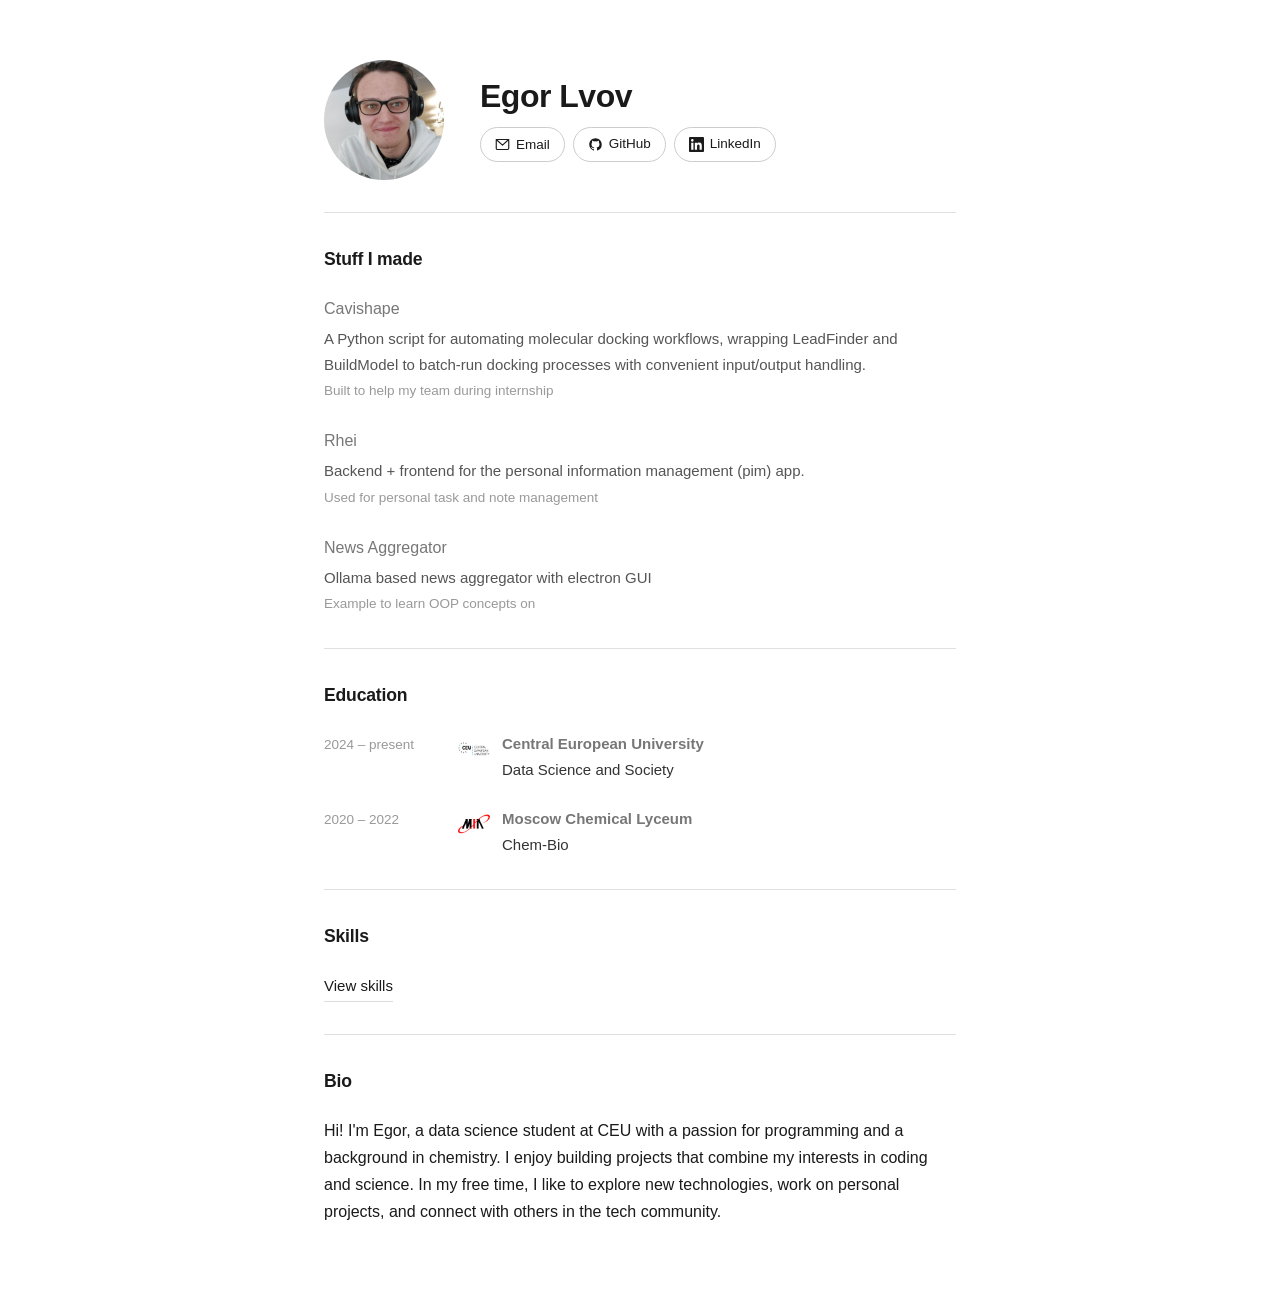
<file: index.html>
<!DOCTYPE html>
<html lang="en">
<head>
  <meta charset="UTF-8" />
  <meta name="viewport" content="width=device-width, initial-scale=1.0" />
  <title>Egor Lvov</title>
  <link rel="stylesheet" href="styles.css" />
</head>
<body>

  <!-- ── Header ── -->
  <div class="header">
    <div class="photo-wrap">
      <img src="assets/photo.jpg" alt="Egor Lvov" />
    </div>
    <div class="header-text">
      <h1>Egor Lvov</h1>
      <div class="contact-links">
        <button class="email-btn" onclick="document.getElementById('email-reveal').classList.toggle('visible')">
          <svg viewBox="0 0 24 24" fill="none" stroke="currentColor" stroke-width="1.8" stroke-linecap="round" stroke-linejoin="round">
            <rect x="2" y="4" width="20" height="16" rx="2"/>
            <polyline points="2,4 12,13 22,4"/>
          </svg>
          Email
        </button>
        <span id="email-reveal" class="email-reveal">skviby@gmail.com</span>
        <a href="https://github.com/GreenCurve" target="_blank" rel="noopener">
          <svg viewBox="0 0 24 24" fill="currentColor">
            <path d="M12 2C6.477 2 2 6.484 2 12.017c0 4.425 2.865 8.18 6.839 9.504.5.092.682-.217.682-.483
              0-.237-.008-.868-.013-1.703-2.782.605-3.369-1.343-3.369-1.343-.454-1.158-1.11-1.466-1.11-1.466
              -.908-.62.069-.608.069-.608 1.003.07 1.531 1.032 1.531 1.032.892 1.53 2.341 1.088 2.91.832
              .092-.647.35-1.088.636-1.338-2.22-.253-4.555-1.113-4.555-4.951 0-1.093.39-1.988 1.029-2.688
              -.103-.253-.446-1.272.098-2.65 0 0 .84-.27 2.75 1.026A9.564 9.564 0 0 1 12 6.844a9.59 9.59 0
              0 1 2.504.337c1.909-1.296 2.747-1.027 2.747-1.027.546 1.379.202 2.398.1 2.651.64.7 1.028
              1.595 1.028 2.688 0 3.848-2.339 4.695-4.566 4.943.359.309.678.92.678 1.855 0 1.338-.012
              2.419-.012 2.747 0 .268.18.58.688.482A10.019 10.019 0 0 0 22 12.017C22 6.484 17.522 2 12 2z"/>
          </svg>
          GitHub
        </a>
        <a href="https://www.linkedin.com/in/egor-lvov-a84650332/" target="_blank" rel="noopener">
          <svg viewBox="0 0 24 24" fill="currentColor">
            <path d="M20.447 20.452h-3.554v-5.569c0-1.328-.027-3.037-1.852-3.037-1.853
              0-2.136 1.445-2.136 2.939v5.667H9.351V9h3.414v1.561h.046c.477-.9
              1.637-1.85 3.37-1.85 3.601 0 4.267 2.37 4.267 5.455v6.286zM5.337
              7.433a2.062 2.062 0 0 1-2.063-2.065 2.064 2.064 0 1 1 2.063
              2.065zm1.782 13.019H3.555V9h3.564v11.452zM22.225 0H1.771C.792 0
              0 .774 0 1.729v20.542C0 23.227.792 24 1.771 24h20.451C23.2
              24 24 23.227 24 22.271V1.729C24 .774 23.2 0 22.222 0h.003z"/>
          </svg>
          LinkedIn
        </a>
      </div>
    </div>
  </div>

  <hr />

  <!-- ── Stuff I Made ── -->
  <section>
    <h2>Stuff I made</h2>

    <div class="project">
      <h3><a href="https://github.com/GreenCurve/Cavishape" target="_blank" rel="noopener">Cavishape</a></h3>
      <p>A Python script for automating molecular docking workflows, wrapping LeadFinder and BuildModel to batch-run docking processes with convenient input/output handling.</p>
      <p class="project-purpose">Built to help my team during internship</p>
    </div>

    <div class="project">
      <h3><a href="https://github.com/GreenCurve/Rhei" target="_blank" rel="noopener">Rhei</a></h3>
      <p>Backend + frontend for the personal information management (pim) app.</p>
      <p class="project-purpose">Used for personal task and note management</p>   
    </div>

    <div class="project">
      <h3><a href="https://github.com/GreenCurve/OOP-project" target="_blank" rel="noopener">News Aggregator</a></h3>
      <p>Ollama based news aggregator with electron GUI </p>
      <p class="project-purpose">Example to learn OOP concepts on</p>
    </div>

  </section>

  <hr />

  <!-- ── Education ── -->
  <section>
    <h2>Education</h2>

    <div class="edu-entry">
      <div class="edu-year">2024 – present</div>
      <div class="edu-body">
        <div class="edu-title-row">
          <img src="assets/CEU.png" alt="CEU" class="edu-logo" />
          <div>
            <strong><a href="https://www.ceu.edu/" target="_blank" rel="noopener">Central European University</a></strong><br />
            Data Science and Society
          </div>
        </div>
      </div>
    </div>

    <div class="edu-entry">
      <div class="edu-year">2020 – 2022</div>
      <div class="edu-body">
        <div class="edu-title-row">
          <img src="assets/MCL.png" alt="MCL" class="edu-logo" />
          <div>
            <strong><a href="http://www.1303.ru/index.php" target="_blank" rel="noopener">Moscow Chemical Lyceum</a></strong><br />
            Chem-Bio
          </div>
        </div>
      </div>
    </div>

  </section>

  <hr />

  <!-- ── Skills ── -->
  <section>
    <h2>Skills</h2>
    <a href="skills.html" class="skills-link">
      View skills
    </a>
  </section>
  
  <hr />

  <!-- ── Bio ── -->
  <section>
    <h2>Bio</h2>
    <p>Hi! I'm Egor, a data science student at CEU with a passion for programming and a background in chemistry. I enjoy building projects that combine my interests in coding and science. In my free time, I like to explore new technologies, work on personal projects, and connect with others in the tech community.</p>
  </section>

</body>
</html>
</file>
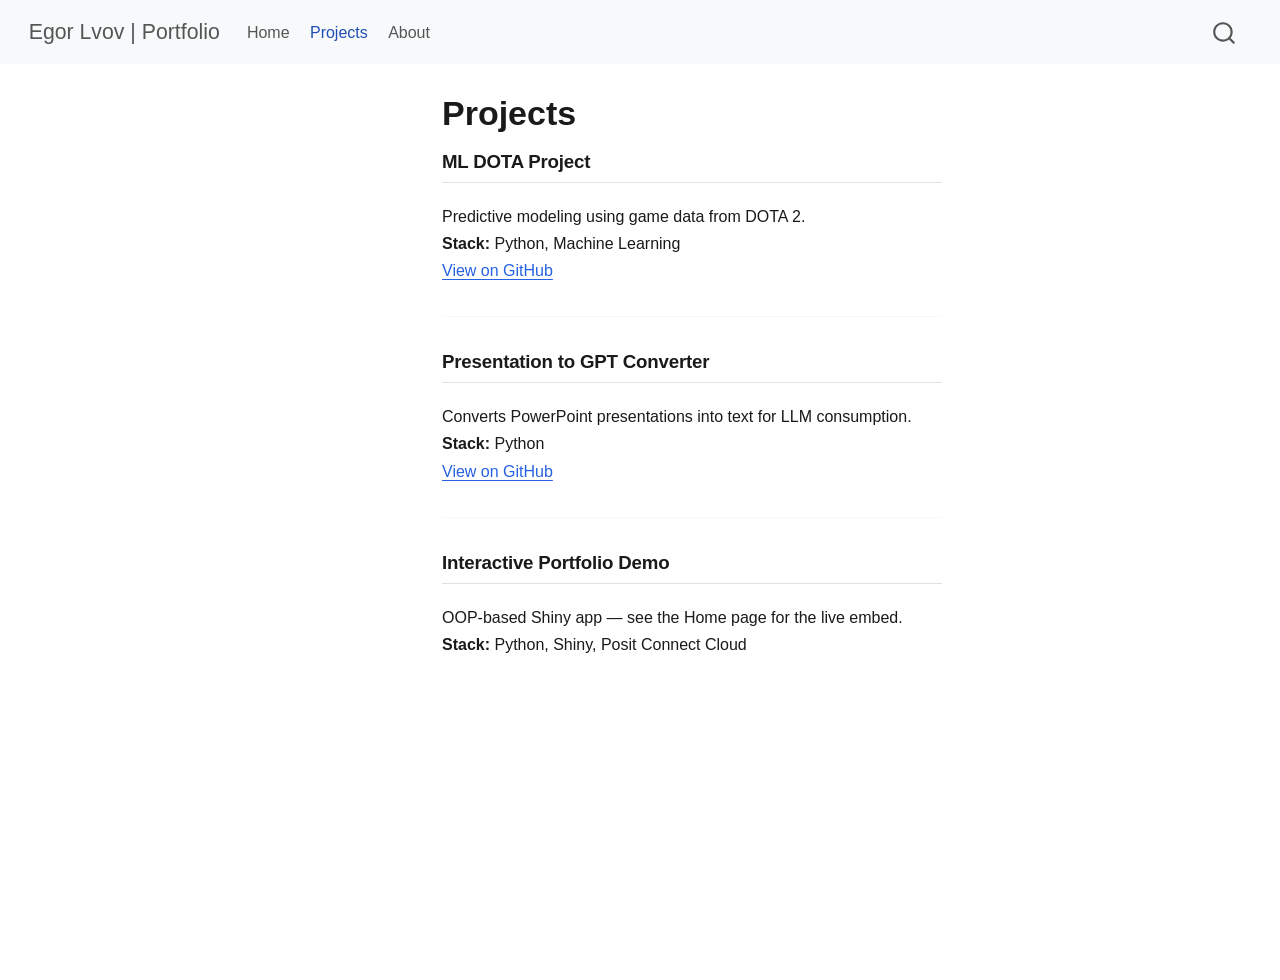
<file: projects/index.html>
<!DOCTYPE html>
<html xmlns="http://www.w3.org/1999/xhtml" lang="en" xml:lang="en"><head>

<meta charset="utf-8">
<meta name="generator" content="quarto-1.9.37">

<meta name="viewport" content="width=device-width, initial-scale=1.0, user-scalable=yes">


<title>Projects – Egor Lvov | Portfolio</title>
<style>
/* Default styles provided by pandoc.
** See https://pandoc.org/MANUAL.html#variables-for-html for config info.
*/
code{white-space: pre-wrap;}
span.smallcaps{font-variant: small-caps;}
div.columns{display: flex; gap: min(4vw, 1.5em);}
div.column{flex: auto; overflow-x: auto;}
div.hanging-indent{margin-left: 1.5em; text-indent: -1.5em;}
ul.task-list{list-style: none;}
ul.task-list li input[type="checkbox"] {
  width: 0.8em;
  margin: 0 0.8em 0.2em -1em; /* quarto-specific, see https://github.com/quarto-dev/quarto-cli/issues/4556 */ 
  vertical-align: middle;
}
</style>


<script src="../site_libs/quarto-nav/quarto-nav.js"></script>
<script src="../site_libs/quarto-nav/headroom.min.js"></script>
<script src="../site_libs/clipboard/clipboard.min.js"></script>
<script src="../site_libs/quarto-search/autocomplete.umd.js"></script>
<script src="../site_libs/quarto-search/fuse.min.js"></script>
<script src="../site_libs/quarto-search/quarto-search.js"></script>
<meta name="quarto:offset" content="../">
<script src="../site_libs/quarto-html/quarto.js" type="module"></script>
<script src="../site_libs/quarto-html/tabsets/tabsets.js" type="module"></script>
<script src="../site_libs/quarto-html/popper.min.js"></script>
<script src="../site_libs/quarto-html/tippy.umd.min.js"></script>
<script src="../site_libs/quarto-html/anchor.min.js"></script>
<link href="../site_libs/quarto-html/tippy.css" rel="stylesheet">
<link href="../site_libs/quarto-html/quarto-syntax-highlighting-7f8f88aac4f3542376d5c11b86a4c14d.css" rel="stylesheet" id="quarto-text-highlighting-styles">
<script src="../site_libs/bootstrap/bootstrap.min.js"></script>
<link href="../site_libs/bootstrap/bootstrap-icons.css" rel="stylesheet">
<link href="../site_libs/bootstrap/bootstrap-4897d45d2f75ed4f519693be625836c5.min.css" rel="stylesheet" append-hash="true" id="quarto-bootstrap" data-mode="light">
<script id="quarto-search-options" type="application/json">{
  "location": "navbar",
  "copy-button": false,
  "collapse-after": 3,
  "panel-placement": "end",
  "type": "overlay",
  "limit": 50,
  "keyboard-shortcut": [
    "f",
    "/",
    "s"
  ],
  "show-item-context": false,
  "language": {
    "search-no-results-text": "No results",
    "search-matching-documents-text": "matching documents",
    "search-copy-link-title": "Copy link to search",
    "search-hide-matches-text": "Hide additional matches",
    "search-more-match-text": "more match in this document",
    "search-more-matches-text": "more matches in this document",
    "search-clear-button-title": "Clear",
    "search-text-placeholder": "",
    "search-detached-cancel-button-title": "Cancel",
    "search-submit-button-title": "Submit",
    "search-label": "Search"
  }
}</script>


<link rel="stylesheet" href="../styles.css">
</head>

<body class="nav-fixed fullcontent quarto-light">

<div id="quarto-search-results"></div>
  <header id="quarto-header" class="headroom fixed-top">
    <nav class="navbar navbar-expand-lg " data-bs-theme="dark">
      <div class="navbar-container container-fluid">
      <div class="navbar-brand-container mx-auto">
    <a class="navbar-brand" href="../index.html">
    <span class="navbar-title">Egor Lvov | Portfolio</span>
    </a>
  </div>
            <div id="quarto-search" class="" title="Search"></div>
          <button class="navbar-toggler" type="button" data-bs-toggle="collapse" data-bs-target="#navbarCollapse" aria-controls="navbarCollapse" role="menu" aria-expanded="false" aria-label="Toggle navigation" onclick="if (window.quartoToggleHeadroom) { window.quartoToggleHeadroom(); }">
  <span class="navbar-toggler-icon"></span>
</button>
          <div class="collapse navbar-collapse" id="navbarCollapse">
            <ul class="navbar-nav navbar-nav-scroll me-auto">
  <li class="nav-item">
    <a class="nav-link" href="../index.qmd"> 
<span class="menu-text">Home</span></a>
  </li>  
  <li class="nav-item">
    <a class="nav-link active" href="../projects/index.html" aria-current="page"> 
<span class="menu-text">Projects</span></a>
  </li>  
  <li class="nav-item">
    <a class="nav-link" href="../about.html"> 
<span class="menu-text">About</span></a>
  </li>  
</ul>
          </div> <!-- /navcollapse -->
            <div class="quarto-navbar-tools">
</div>
      </div> <!-- /container-fluid -->
    </nav>
</header>
<!-- content -->
<div id="quarto-content" class="quarto-container page-columns page-rows-contents page-layout-article page-navbar">
<!-- sidebar -->
<!-- margin-sidebar -->
    
<!-- main -->
<main class="content" id="quarto-document-content">

<header id="title-block-header" class="quarto-title-block default">
<div class="quarto-title">
<h1 class="title">Projects</h1>
</div>



<div class="quarto-title-meta">

    
  
    
  </div>
  


</header>


<section id="ml-dota-project" class="level2">
<h2 class="anchored" data-anchor-id="ml-dota-project">ML DOTA Project</h2>
<p>Predictive modeling using game data from DOTA 2.<br>
<strong>Stack:</strong> Python, Machine Learning<br>
<a href="https://github.com/GreenCurve/ML_DOTA_PRJ">View on GitHub</a></p>
<hr>
</section>
<section id="presentation-to-gpt-converter" class="level2">
<h2 class="anchored" data-anchor-id="presentation-to-gpt-converter">Presentation to GPT Converter</h2>
<p>Converts PowerPoint presentations into text for LLM consumption.<br>
<strong>Stack:</strong> Python<br>
<a href="https://github.com/GreenCurve/Presentation-conversion-for-the-GPT">View on GitHub</a></p>
<hr>
</section>
<section id="interactive-portfolio-demo" class="level2">
<h2 class="anchored" data-anchor-id="interactive-portfolio-demo">Interactive Portfolio Demo</h2>
<p>OOP-based Shiny app — see the Home page for the live embed.<br>
<strong>Stack:</strong> Python, Shiny, Posit Connect Cloud</p>


</section>

</main> <!-- /main -->
<script id="quarto-html-after-body" type="application/javascript">
  window.document.addEventListener("DOMContentLoaded", function (event) {
    const icon = "";
    const anchorJS = new window.AnchorJS();
    anchorJS.options = {
      placement: 'right',
      icon: icon
    };
    anchorJS.add('.anchored');
    const isCodeAnnotation = (el) => {
      for (const clz of el.classList) {
        if (clz.startsWith('code-annotation-')) {                     
          return true;
        }
      }
      return false;
    }
    const onCopySuccess = function(e) {
      // button target
      const button = e.trigger;
      // don't keep focus
      button.blur();
      // flash "checked"
      button.classList.add('code-copy-button-checked');
      var currentTitle = button.getAttribute("title");
      button.setAttribute("title", "Copied!");
      let tooltip;
      if (window.bootstrap) {
        button.setAttribute("data-bs-toggle", "tooltip");
        button.setAttribute("data-bs-placement", "left");
        button.setAttribute("data-bs-title", "Copied!");
        tooltip = new bootstrap.Tooltip(button, 
          { trigger: "manual", 
            customClass: "code-copy-button-tooltip",
            offset: [0, -8]});
        tooltip.show();    
      }
      setTimeout(function() {
        if (tooltip) {
          tooltip.hide();
          button.removeAttribute("data-bs-title");
          button.removeAttribute("data-bs-toggle");
          button.removeAttribute("data-bs-placement");
        }
        button.setAttribute("title", currentTitle);
        button.classList.remove('code-copy-button-checked');
      }, 1000);
      // clear code selection
      e.clearSelection();
    }
    const getTextToCopy = function(trigger) {
      const outerScaffold = trigger.parentElement.cloneNode(true);
      const codeEl = outerScaffold.querySelector('code');
      for (const childEl of codeEl.children) {
        if (isCodeAnnotation(childEl)) {
          childEl.remove();
        }
      }
      return codeEl.innerText;
    }
    const clipboard = new window.ClipboardJS('.code-copy-button:not([data-in-quarto-modal])', {
      text: getTextToCopy
    });
    clipboard.on('success', onCopySuccess);
    if (window.document.getElementById('quarto-embedded-source-code-modal')) {
      const clipboardModal = new window.ClipboardJS('.code-copy-button[data-in-quarto-modal]', {
        text: getTextToCopy,
        container: window.document.getElementById('quarto-embedded-source-code-modal')
      });
      clipboardModal.on('success', onCopySuccess);
    }
      var localhostRegex = new RegExp(/^(?:http|https):\/\/localhost\:?[0-9]*\//);
      var mailtoRegex = new RegExp(/^mailto:/);
        var filterRegex = new RegExp("https:\/\/GreenCurve\.github\.io\/portfolio\/");
      var isInternal = (href) => {
          return filterRegex.test(href) || localhostRegex.test(href) || mailtoRegex.test(href);
      }
      // Inspect non-navigation links and adorn them if external
     var links = window.document.querySelectorAll('a[href]:not(.nav-link):not(.navbar-brand):not(.toc-action):not(.sidebar-link):not(.sidebar-item-toggle):not(.pagination-link):not(.no-external):not([aria-hidden]):not(.dropdown-item):not(.quarto-navigation-tool):not(.about-link)');
      for (var i=0; i<links.length; i++) {
        const link = links[i];
        if (!isInternal(link.href)) {
          // undo the damage that might have been done by quarto-nav.js in the case of
          // links that we want to consider external
          if (link.dataset.originalHref !== undefined) {
            link.href = link.dataset.originalHref;
          }
        }
      }
    function tippyHover(el, contentFn, onTriggerFn, onUntriggerFn) {
      const config = {
        allowHTML: true,
        maxWidth: 500,
        delay: 100,
        arrow: false,
        appendTo: function(el) {
            return el.parentElement;
        },
        interactive: true,
        interactiveBorder: 10,
        theme: 'quarto',
        placement: 'bottom-start',
      };
      if (contentFn) {
        config.content = contentFn;
      }
      if (onTriggerFn) {
        config.onTrigger = onTriggerFn;
      }
      if (onUntriggerFn) {
        config.onUntrigger = onUntriggerFn;
      }
      window.tippy(el, config); 
    }
    const noterefs = window.document.querySelectorAll('a[role="doc-noteref"]');
    for (var i=0; i<noterefs.length; i++) {
      const ref = noterefs[i];
      tippyHover(ref, function() {
        // use id or data attribute instead here
        let href = ref.getAttribute('data-footnote-href') || ref.getAttribute('href');
        try { href = new URL(href).hash; } catch {}
        const id = href.replace(/^#\/?/, "");
        const note = window.document.getElementById(id);
        if (note) {
          return note.innerHTML;
        } else {
          return "";
        }
      });
    }
    const xrefs = window.document.querySelectorAll('a.quarto-xref');
    const processXRef = (id, note) => {
      // Strip column container classes
      const stripColumnClz = (el) => {
        el.classList.remove("page-full", "page-columns");
        if (el.children) {
          for (const child of el.children) {
            stripColumnClz(child);
          }
        }
      }
      stripColumnClz(note)
      if (id === null || id.startsWith('sec-')) {
        // Special case sections, only their first couple elements
        const container = document.createElement("div");
        if (note.children && note.children.length > 2) {
          container.appendChild(note.children[0].cloneNode(true));
          for (let i = 1; i < note.children.length; i++) {
            const child = note.children[i];
            if (child.tagName === "P" && child.innerText === "") {
              continue;
            } else {
              container.appendChild(child.cloneNode(true));
              break;
            }
          }
          if (window.Quarto?.typesetMath) {
            window.Quarto.typesetMath(container);
          }
          return container.innerHTML
        } else {
          if (window.Quarto?.typesetMath) {
            window.Quarto.typesetMath(note);
          }
          return note.innerHTML;
        }
      } else {
        // Remove any anchor links if they are present
        const anchorLink = note.querySelector('a.anchorjs-link');
        if (anchorLink) {
          anchorLink.remove();
        }
        if (window.Quarto?.typesetMath) {
          window.Quarto.typesetMath(note);
        }
        if (note.classList.contains("callout")) {
          return note.outerHTML;
        } else {
          return note.innerHTML;
        }
      }
    }
    for (var i=0; i<xrefs.length; i++) {
      const xref = xrefs[i];
      tippyHover(xref, undefined, function(instance) {
        instance.disable();
        let url = xref.getAttribute('href');
        let hash = undefined; 
        if (url.startsWith('#')) {
          hash = url;
        } else {
          try { hash = new URL(url).hash; } catch {}
        }
        if (hash) {
          const id = hash.replace(/^#\/?/, "");
          const note = window.document.getElementById(id);
          if (note !== null) {
            try {
              const html = processXRef(id, note.cloneNode(true));
              instance.setContent(html);
            } finally {
              instance.enable();
              instance.show();
            }
          } else {
            // See if we can fetch this
            fetch(url.split('#')[0])
            .then(res => res.text())
            .then(html => {
              const parser = new DOMParser();
              const htmlDoc = parser.parseFromString(html, "text/html");
              const note = htmlDoc.getElementById(id);
              if (note !== null) {
                const html = processXRef(id, note);
                instance.setContent(html);
              } 
            }).finally(() => {
              instance.enable();
              instance.show();
            });
          }
        } else {
          // See if we can fetch a full url (with no hash to target)
          // This is a special case and we should probably do some content thinning / targeting
          fetch(url)
          .then(res => res.text())
          .then(html => {
            const parser = new DOMParser();
            const htmlDoc = parser.parseFromString(html, "text/html");
            const note = htmlDoc.querySelector('main.content');
            if (note !== null) {
              // This should only happen for chapter cross references
              // (since there is no id in the URL)
              // remove the first header
              if (note.children.length > 0 && note.children[0].tagName === "HEADER") {
                note.children[0].remove();
              }
              const html = processXRef(null, note);
              instance.setContent(html);
            } 
          }).finally(() => {
            instance.enable();
            instance.show();
          });
        }
      }, function(instance) {
      });
    }
        let selectedAnnoteEl;
        const selectorForAnnotation = ( cell, annotation) => {
          let cellAttr = 'data-code-cell="' + cell + '"';
          let lineAttr = 'data-code-annotation="' +  annotation + '"';
          const selector = 'span[' + cellAttr + '][' + lineAttr + ']';
          return selector;
        }
        const selectCodeLines = (annoteEl) => {
          const doc = window.document;
          const targetCell = annoteEl.getAttribute("data-target-cell");
          const targetAnnotation = annoteEl.getAttribute("data-target-annotation");
          const annoteSpan = window.document.querySelector(selectorForAnnotation(targetCell, targetAnnotation));
          const lines = annoteSpan.getAttribute("data-code-lines").split(",");
          const lineIds = lines.map((line) => {
            return targetCell + "-" + line;
          })
          let top = null;
          let height = null;
          let parent = null;
          if (lineIds.length > 0) {
              //compute the position of the single el (top and bottom and make a div)
              const el = window.document.getElementById(lineIds[0]);
              top = el.offsetTop;
              height = el.offsetHeight;
              parent = el.parentElement.parentElement;
            if (lineIds.length > 1) {
              const lastEl = window.document.getElementById(lineIds[lineIds.length - 1]);
              const bottom = lastEl.offsetTop + lastEl.offsetHeight;
              height = bottom - top;
            }
            if (top !== null && height !== null && parent !== null) {
              // cook up a div (if necessary) and position it 
              let div = window.document.getElementById("code-annotation-line-highlight");
              if (div === null) {
                div = window.document.createElement("div");
                div.setAttribute("id", "code-annotation-line-highlight");
                div.style.position = 'absolute';
                parent.appendChild(div);
              }
              div.style.top = top - 2 + "px";
              div.style.height = height + 4 + "px";
              div.style.left = 0;
              let gutterDiv = window.document.getElementById("code-annotation-line-highlight-gutter");
              if (gutterDiv === null) {
                gutterDiv = window.document.createElement("div");
                gutterDiv.setAttribute("id", "code-annotation-line-highlight-gutter");
                gutterDiv.style.position = 'absolute';
                const codeCell = window.document.getElementById(targetCell);
                const gutter = codeCell.querySelector('.code-annotation-gutter');
                gutter.appendChild(gutterDiv);
              }
              gutterDiv.style.top = top - 2 + "px";
              gutterDiv.style.height = height + 4 + "px";
            }
            selectedAnnoteEl = annoteEl;
          }
        };
        const unselectCodeLines = () => {
          const elementsIds = ["code-annotation-line-highlight", "code-annotation-line-highlight-gutter"];
          elementsIds.forEach((elId) => {
            const div = window.document.getElementById(elId);
            if (div) {
              div.remove();
            }
          });
          selectedAnnoteEl = undefined;
        };
          // Handle positioning of the toggle
      window.addEventListener(
        "resize",
        throttle(() => {
          elRect = undefined;
          if (selectedAnnoteEl) {
            selectCodeLines(selectedAnnoteEl);
          }
        }, 10)
      );
      function throttle(fn, ms) {
      let throttle = false;
      let timer;
        return (...args) => {
          if(!throttle) { // first call gets through
              fn.apply(this, args);
              throttle = true;
          } else { // all the others get throttled
              if(timer) clearTimeout(timer); // cancel #2
              timer = setTimeout(() => {
                fn.apply(this, args);
                timer = throttle = false;
              }, ms);
          }
        };
      }
        // Attach click handler to the DT
        const annoteDls = window.document.querySelectorAll('dt[data-target-cell]');
        for (const annoteDlNode of annoteDls) {
          annoteDlNode.addEventListener('click', (event) => {
            const clickedEl = event.target;
            if (clickedEl !== selectedAnnoteEl) {
              unselectCodeLines();
              const activeEl = window.document.querySelector('dt[data-target-cell].code-annotation-active');
              if (activeEl) {
                activeEl.classList.remove('code-annotation-active');
              }
              selectCodeLines(clickedEl);
              clickedEl.classList.add('code-annotation-active');
            } else {
              // Unselect the line
              unselectCodeLines();
              clickedEl.classList.remove('code-annotation-active');
            }
          });
        }
    const findCites = (el) => {
      const parentEl = el.parentElement;
      if (parentEl) {
        const cites = parentEl.dataset.cites;
        if (cites) {
          return {
            el,
            cites: cites.split(' ')
          };
        } else {
          return findCites(el.parentElement)
        }
      } else {
        return undefined;
      }
    };
    var bibliorefs = window.document.querySelectorAll('a[role="doc-biblioref"]');
    for (var i=0; i<bibliorefs.length; i++) {
      const ref = bibliorefs[i];
      const citeInfo = findCites(ref);
      if (citeInfo) {
        tippyHover(citeInfo.el, function() {
          var popup = window.document.createElement('div');
          citeInfo.cites.forEach(function(cite) {
            var citeDiv = window.document.createElement('div');
            citeDiv.classList.add('hanging-indent');
            citeDiv.classList.add('csl-entry');
            var biblioDiv = window.document.getElementById('ref-' + cite);
            if (biblioDiv) {
              citeDiv.innerHTML = biblioDiv.innerHTML;
            }
            popup.appendChild(citeDiv);
          });
          return popup.innerHTML;
        });
      }
    }
  });
  </script>
</div> <!-- /content -->




</body></html>
</file>
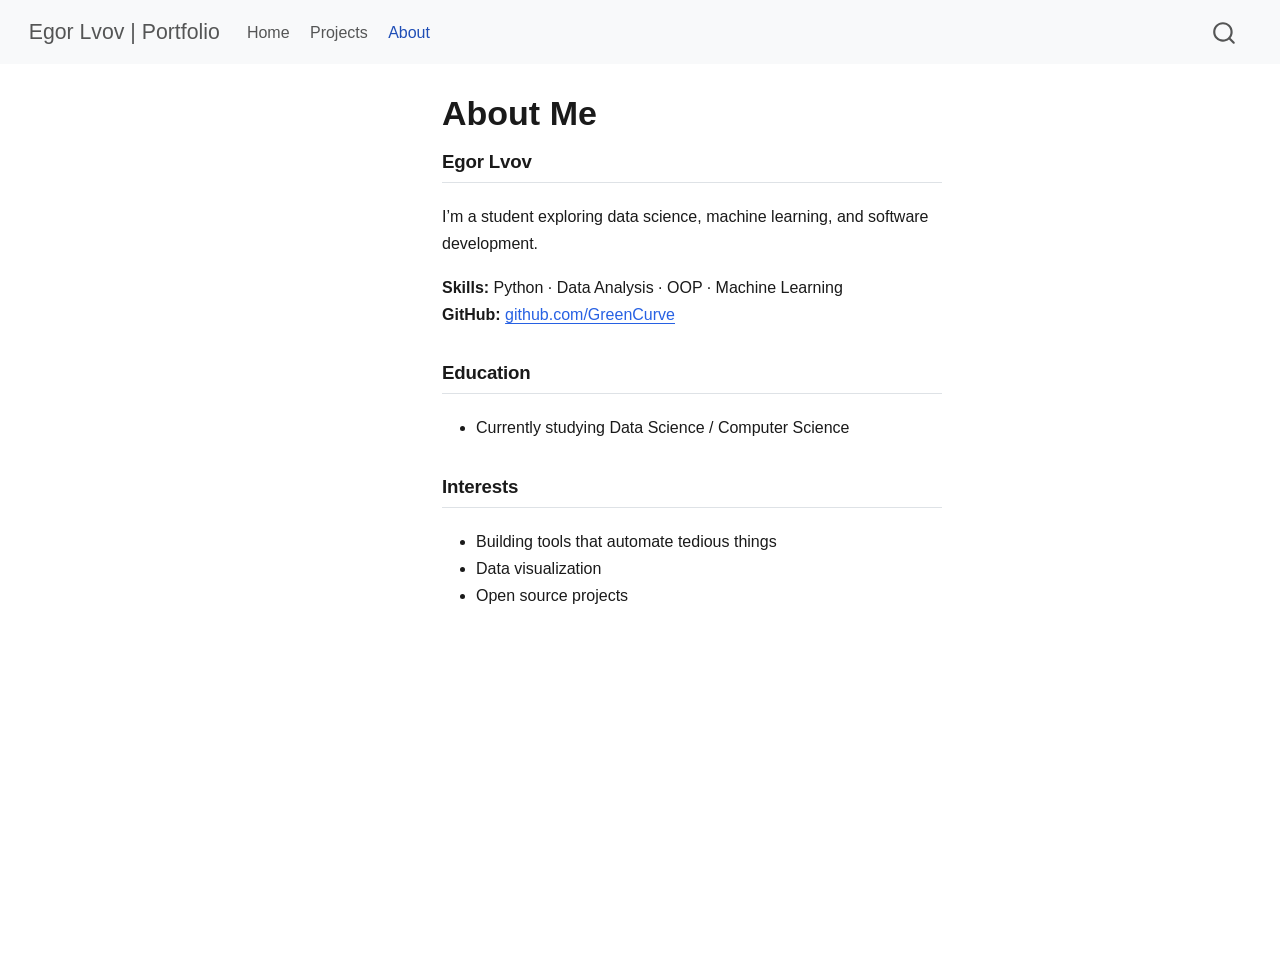
<file: about.html>
<!DOCTYPE html>
<html xmlns="http://www.w3.org/1999/xhtml" lang="en" xml:lang="en"><head>

<meta charset="utf-8">
<meta name="generator" content="quarto-1.9.37">

<meta name="viewport" content="width=device-width, initial-scale=1.0, user-scalable=yes">


<title>About Me – Egor Lvov | Portfolio</title>
<style>
/* Default styles provided by pandoc.
** See https://pandoc.org/MANUAL.html#variables-for-html for config info.
*/
code{white-space: pre-wrap;}
span.smallcaps{font-variant: small-caps;}
div.columns{display: flex; gap: min(4vw, 1.5em);}
div.column{flex: auto; overflow-x: auto;}
div.hanging-indent{margin-left: 1.5em; text-indent: -1.5em;}
ul.task-list{list-style: none;}
ul.task-list li input[type="checkbox"] {
  width: 0.8em;
  margin: 0 0.8em 0.2em -1em; /* quarto-specific, see https://github.com/quarto-dev/quarto-cli/issues/4556 */ 
  vertical-align: middle;
}
</style>


<script src="site_libs/quarto-nav/quarto-nav.js"></script>
<script src="site_libs/quarto-nav/headroom.min.js"></script>
<script src="site_libs/clipboard/clipboard.min.js"></script>
<script src="site_libs/quarto-search/autocomplete.umd.js"></script>
<script src="site_libs/quarto-search/fuse.min.js"></script>
<script src="site_libs/quarto-search/quarto-search.js"></script>
<meta name="quarto:offset" content="./">
<script src="site_libs/quarto-html/quarto.js" type="module"></script>
<script src="site_libs/quarto-html/tabsets/tabsets.js" type="module"></script>
<script src="site_libs/quarto-html/popper.min.js"></script>
<script src="site_libs/quarto-html/tippy.umd.min.js"></script>
<script src="site_libs/quarto-html/anchor.min.js"></script>
<link href="site_libs/quarto-html/tippy.css" rel="stylesheet">
<link href="site_libs/quarto-html/quarto-syntax-highlighting-7f8f88aac4f3542376d5c11b86a4c14d.css" rel="stylesheet" id="quarto-text-highlighting-styles">
<script src="site_libs/bootstrap/bootstrap.min.js"></script>
<link href="site_libs/bootstrap/bootstrap-icons.css" rel="stylesheet">
<link href="site_libs/bootstrap/bootstrap-4897d45d2f75ed4f519693be625836c5.min.css" rel="stylesheet" append-hash="true" id="quarto-bootstrap" data-mode="light">
<script id="quarto-search-options" type="application/json">{
  "location": "navbar",
  "copy-button": false,
  "collapse-after": 3,
  "panel-placement": "end",
  "type": "overlay",
  "limit": 50,
  "keyboard-shortcut": [
    "f",
    "/",
    "s"
  ],
  "show-item-context": false,
  "language": {
    "search-no-results-text": "No results",
    "search-matching-documents-text": "matching documents",
    "search-copy-link-title": "Copy link to search",
    "search-hide-matches-text": "Hide additional matches",
    "search-more-match-text": "more match in this document",
    "search-more-matches-text": "more matches in this document",
    "search-clear-button-title": "Clear",
    "search-text-placeholder": "",
    "search-detached-cancel-button-title": "Cancel",
    "search-submit-button-title": "Submit",
    "search-label": "Search"
  }
}</script>


<link rel="stylesheet" href="styles.css">
</head>

<body class="nav-fixed fullcontent quarto-light">

<div id="quarto-search-results"></div>
  <header id="quarto-header" class="headroom fixed-top">
    <nav class="navbar navbar-expand-lg " data-bs-theme="dark">
      <div class="navbar-container container-fluid">
      <div class="navbar-brand-container mx-auto">
    <a class="navbar-brand" href="./index.html">
    <span class="navbar-title">Egor Lvov | Portfolio</span>
    </a>
  </div>
            <div id="quarto-search" class="" title="Search"></div>
          <button class="navbar-toggler" type="button" data-bs-toggle="collapse" data-bs-target="#navbarCollapse" aria-controls="navbarCollapse" role="menu" aria-expanded="false" aria-label="Toggle navigation" onclick="if (window.quartoToggleHeadroom) { window.quartoToggleHeadroom(); }">
  <span class="navbar-toggler-icon"></span>
</button>
          <div class="collapse navbar-collapse" id="navbarCollapse">
            <ul class="navbar-nav navbar-nav-scroll me-auto">
  <li class="nav-item">
    <a class="nav-link" href="./index.qmd"> 
<span class="menu-text">Home</span></a>
  </li>  
  <li class="nav-item">
    <a class="nav-link" href="./projects/index.html"> 
<span class="menu-text">Projects</span></a>
  </li>  
  <li class="nav-item">
    <a class="nav-link active" href="./about.html" aria-current="page"> 
<span class="menu-text">About</span></a>
  </li>  
</ul>
          </div> <!-- /navcollapse -->
            <div class="quarto-navbar-tools">
</div>
      </div> <!-- /container-fluid -->
    </nav>
</header>
<!-- content -->
<div id="quarto-content" class="quarto-container page-columns page-rows-contents page-layout-article page-navbar">
<!-- sidebar -->
<!-- margin-sidebar -->
    
<!-- main -->
<main class="content" id="quarto-document-content">

<header id="title-block-header" class="quarto-title-block default">
<div class="quarto-title">
<h1 class="title">About Me</h1>
</div>



<div class="quarto-title-meta">

    
  
    
  </div>
  


</header>


<section id="egor-lvov" class="level2">
<h2 class="anchored" data-anchor-id="egor-lvov">Egor Lvov</h2>
<p>I’m a student exploring data science, machine learning, and software development.</p>
<p><strong>Skills:</strong> Python · Data Analysis · OOP · Machine Learning<br>
<strong>GitHub:</strong> <a href="https://github.com/GreenCurve">github.com/GreenCurve</a></p>
</section>
<section id="education" class="level2">
<h2 class="anchored" data-anchor-id="education">Education</h2>
<ul>
<li>Currently studying Data Science / Computer Science</li>
</ul>
</section>
<section id="interests" class="level2">
<h2 class="anchored" data-anchor-id="interests">Interests</h2>
<ul>
<li>Building tools that automate tedious things</li>
<li>Data visualization</li>
<li>Open source projects</li>
</ul>


</section>

</main> <!-- /main -->
<script id="quarto-html-after-body" type="application/javascript">
  window.document.addEventListener("DOMContentLoaded", function (event) {
    const icon = "";
    const anchorJS = new window.AnchorJS();
    anchorJS.options = {
      placement: 'right',
      icon: icon
    };
    anchorJS.add('.anchored');
    const isCodeAnnotation = (el) => {
      for (const clz of el.classList) {
        if (clz.startsWith('code-annotation-')) {                     
          return true;
        }
      }
      return false;
    }
    const onCopySuccess = function(e) {
      // button target
      const button = e.trigger;
      // don't keep focus
      button.blur();
      // flash "checked"
      button.classList.add('code-copy-button-checked');
      var currentTitle = button.getAttribute("title");
      button.setAttribute("title", "Copied!");
      let tooltip;
      if (window.bootstrap) {
        button.setAttribute("data-bs-toggle", "tooltip");
        button.setAttribute("data-bs-placement", "left");
        button.setAttribute("data-bs-title", "Copied!");
        tooltip = new bootstrap.Tooltip(button, 
          { trigger: "manual", 
            customClass: "code-copy-button-tooltip",
            offset: [0, -8]});
        tooltip.show();    
      }
      setTimeout(function() {
        if (tooltip) {
          tooltip.hide();
          button.removeAttribute("data-bs-title");
          button.removeAttribute("data-bs-toggle");
          button.removeAttribute("data-bs-placement");
        }
        button.setAttribute("title", currentTitle);
        button.classList.remove('code-copy-button-checked');
      }, 1000);
      // clear code selection
      e.clearSelection();
    }
    const getTextToCopy = function(trigger) {
      const outerScaffold = trigger.parentElement.cloneNode(true);
      const codeEl = outerScaffold.querySelector('code');
      for (const childEl of codeEl.children) {
        if (isCodeAnnotation(childEl)) {
          childEl.remove();
        }
      }
      return codeEl.innerText;
    }
    const clipboard = new window.ClipboardJS('.code-copy-button:not([data-in-quarto-modal])', {
      text: getTextToCopy
    });
    clipboard.on('success', onCopySuccess);
    if (window.document.getElementById('quarto-embedded-source-code-modal')) {
      const clipboardModal = new window.ClipboardJS('.code-copy-button[data-in-quarto-modal]', {
        text: getTextToCopy,
        container: window.document.getElementById('quarto-embedded-source-code-modal')
      });
      clipboardModal.on('success', onCopySuccess);
    }
      var localhostRegex = new RegExp(/^(?:http|https):\/\/localhost\:?[0-9]*\//);
      var mailtoRegex = new RegExp(/^mailto:/);
        var filterRegex = new RegExp("https:\/\/GreenCurve\.github\.io\/portfolio\/");
      var isInternal = (href) => {
          return filterRegex.test(href) || localhostRegex.test(href) || mailtoRegex.test(href);
      }
      // Inspect non-navigation links and adorn them if external
     var links = window.document.querySelectorAll('a[href]:not(.nav-link):not(.navbar-brand):not(.toc-action):not(.sidebar-link):not(.sidebar-item-toggle):not(.pagination-link):not(.no-external):not([aria-hidden]):not(.dropdown-item):not(.quarto-navigation-tool):not(.about-link)');
      for (var i=0; i<links.length; i++) {
        const link = links[i];
        if (!isInternal(link.href)) {
          // undo the damage that might have been done by quarto-nav.js in the case of
          // links that we want to consider external
          if (link.dataset.originalHref !== undefined) {
            link.href = link.dataset.originalHref;
          }
        }
      }
    function tippyHover(el, contentFn, onTriggerFn, onUntriggerFn) {
      const config = {
        allowHTML: true,
        maxWidth: 500,
        delay: 100,
        arrow: false,
        appendTo: function(el) {
            return el.parentElement;
        },
        interactive: true,
        interactiveBorder: 10,
        theme: 'quarto',
        placement: 'bottom-start',
      };
      if (contentFn) {
        config.content = contentFn;
      }
      if (onTriggerFn) {
        config.onTrigger = onTriggerFn;
      }
      if (onUntriggerFn) {
        config.onUntrigger = onUntriggerFn;
      }
      window.tippy(el, config); 
    }
    const noterefs = window.document.querySelectorAll('a[role="doc-noteref"]');
    for (var i=0; i<noterefs.length; i++) {
      const ref = noterefs[i];
      tippyHover(ref, function() {
        // use id or data attribute instead here
        let href = ref.getAttribute('data-footnote-href') || ref.getAttribute('href');
        try { href = new URL(href).hash; } catch {}
        const id = href.replace(/^#\/?/, "");
        const note = window.document.getElementById(id);
        if (note) {
          return note.innerHTML;
        } else {
          return "";
        }
      });
    }
    const xrefs = window.document.querySelectorAll('a.quarto-xref');
    const processXRef = (id, note) => {
      // Strip column container classes
      const stripColumnClz = (el) => {
        el.classList.remove("page-full", "page-columns");
        if (el.children) {
          for (const child of el.children) {
            stripColumnClz(child);
          }
        }
      }
      stripColumnClz(note)
      if (id === null || id.startsWith('sec-')) {
        // Special case sections, only their first couple elements
        const container = document.createElement("div");
        if (note.children && note.children.length > 2) {
          container.appendChild(note.children[0].cloneNode(true));
          for (let i = 1; i < note.children.length; i++) {
            const child = note.children[i];
            if (child.tagName === "P" && child.innerText === "") {
              continue;
            } else {
              container.appendChild(child.cloneNode(true));
              break;
            }
          }
          if (window.Quarto?.typesetMath) {
            window.Quarto.typesetMath(container);
          }
          return container.innerHTML
        } else {
          if (window.Quarto?.typesetMath) {
            window.Quarto.typesetMath(note);
          }
          return note.innerHTML;
        }
      } else {
        // Remove any anchor links if they are present
        const anchorLink = note.querySelector('a.anchorjs-link');
        if (anchorLink) {
          anchorLink.remove();
        }
        if (window.Quarto?.typesetMath) {
          window.Quarto.typesetMath(note);
        }
        if (note.classList.contains("callout")) {
          return note.outerHTML;
        } else {
          return note.innerHTML;
        }
      }
    }
    for (var i=0; i<xrefs.length; i++) {
      const xref = xrefs[i];
      tippyHover(xref, undefined, function(instance) {
        instance.disable();
        let url = xref.getAttribute('href');
        let hash = undefined; 
        if (url.startsWith('#')) {
          hash = url;
        } else {
          try { hash = new URL(url).hash; } catch {}
        }
        if (hash) {
          const id = hash.replace(/^#\/?/, "");
          const note = window.document.getElementById(id);
          if (note !== null) {
            try {
              const html = processXRef(id, note.cloneNode(true));
              instance.setContent(html);
            } finally {
              instance.enable();
              instance.show();
            }
          } else {
            // See if we can fetch this
            fetch(url.split('#')[0])
            .then(res => res.text())
            .then(html => {
              const parser = new DOMParser();
              const htmlDoc = parser.parseFromString(html, "text/html");
              const note = htmlDoc.getElementById(id);
              if (note !== null) {
                const html = processXRef(id, note);
                instance.setContent(html);
              } 
            }).finally(() => {
              instance.enable();
              instance.show();
            });
          }
        } else {
          // See if we can fetch a full url (with no hash to target)
          // This is a special case and we should probably do some content thinning / targeting
          fetch(url)
          .then(res => res.text())
          .then(html => {
            const parser = new DOMParser();
            const htmlDoc = parser.parseFromString(html, "text/html");
            const note = htmlDoc.querySelector('main.content');
            if (note !== null) {
              // This should only happen for chapter cross references
              // (since there is no id in the URL)
              // remove the first header
              if (note.children.length > 0 && note.children[0].tagName === "HEADER") {
                note.children[0].remove();
              }
              const html = processXRef(null, note);
              instance.setContent(html);
            } 
          }).finally(() => {
            instance.enable();
            instance.show();
          });
        }
      }, function(instance) {
      });
    }
        let selectedAnnoteEl;
        const selectorForAnnotation = ( cell, annotation) => {
          let cellAttr = 'data-code-cell="' + cell + '"';
          let lineAttr = 'data-code-annotation="' +  annotation + '"';
          const selector = 'span[' + cellAttr + '][' + lineAttr + ']';
          return selector;
        }
        const selectCodeLines = (annoteEl) => {
          const doc = window.document;
          const targetCell = annoteEl.getAttribute("data-target-cell");
          const targetAnnotation = annoteEl.getAttribute("data-target-annotation");
          const annoteSpan = window.document.querySelector(selectorForAnnotation(targetCell, targetAnnotation));
          const lines = annoteSpan.getAttribute("data-code-lines").split(",");
          const lineIds = lines.map((line) => {
            return targetCell + "-" + line;
          })
          let top = null;
          let height = null;
          let parent = null;
          if (lineIds.length > 0) {
              //compute the position of the single el (top and bottom and make a div)
              const el = window.document.getElementById(lineIds[0]);
              top = el.offsetTop;
              height = el.offsetHeight;
              parent = el.parentElement.parentElement;
            if (lineIds.length > 1) {
              const lastEl = window.document.getElementById(lineIds[lineIds.length - 1]);
              const bottom = lastEl.offsetTop + lastEl.offsetHeight;
              height = bottom - top;
            }
            if (top !== null && height !== null && parent !== null) {
              // cook up a div (if necessary) and position it 
              let div = window.document.getElementById("code-annotation-line-highlight");
              if (div === null) {
                div = window.document.createElement("div");
                div.setAttribute("id", "code-annotation-line-highlight");
                div.style.position = 'absolute';
                parent.appendChild(div);
              }
              div.style.top = top - 2 + "px";
              div.style.height = height + 4 + "px";
              div.style.left = 0;
              let gutterDiv = window.document.getElementById("code-annotation-line-highlight-gutter");
              if (gutterDiv === null) {
                gutterDiv = window.document.createElement("div");
                gutterDiv.setAttribute("id", "code-annotation-line-highlight-gutter");
                gutterDiv.style.position = 'absolute';
                const codeCell = window.document.getElementById(targetCell);
                const gutter = codeCell.querySelector('.code-annotation-gutter');
                gutter.appendChild(gutterDiv);
              }
              gutterDiv.style.top = top - 2 + "px";
              gutterDiv.style.height = height + 4 + "px";
            }
            selectedAnnoteEl = annoteEl;
          }
        };
        const unselectCodeLines = () => {
          const elementsIds = ["code-annotation-line-highlight", "code-annotation-line-highlight-gutter"];
          elementsIds.forEach((elId) => {
            const div = window.document.getElementById(elId);
            if (div) {
              div.remove();
            }
          });
          selectedAnnoteEl = undefined;
        };
          // Handle positioning of the toggle
      window.addEventListener(
        "resize",
        throttle(() => {
          elRect = undefined;
          if (selectedAnnoteEl) {
            selectCodeLines(selectedAnnoteEl);
          }
        }, 10)
      );
      function throttle(fn, ms) {
      let throttle = false;
      let timer;
        return (...args) => {
          if(!throttle) { // first call gets through
              fn.apply(this, args);
              throttle = true;
          } else { // all the others get throttled
              if(timer) clearTimeout(timer); // cancel #2
              timer = setTimeout(() => {
                fn.apply(this, args);
                timer = throttle = false;
              }, ms);
          }
        };
      }
        // Attach click handler to the DT
        const annoteDls = window.document.querySelectorAll('dt[data-target-cell]');
        for (const annoteDlNode of annoteDls) {
          annoteDlNode.addEventListener('click', (event) => {
            const clickedEl = event.target;
            if (clickedEl !== selectedAnnoteEl) {
              unselectCodeLines();
              const activeEl = window.document.querySelector('dt[data-target-cell].code-annotation-active');
              if (activeEl) {
                activeEl.classList.remove('code-annotation-active');
              }
              selectCodeLines(clickedEl);
              clickedEl.classList.add('code-annotation-active');
            } else {
              // Unselect the line
              unselectCodeLines();
              clickedEl.classList.remove('code-annotation-active');
            }
          });
        }
    const findCites = (el) => {
      const parentEl = el.parentElement;
      if (parentEl) {
        const cites = parentEl.dataset.cites;
        if (cites) {
          return {
            el,
            cites: cites.split(' ')
          };
        } else {
          return findCites(el.parentElement)
        }
      } else {
        return undefined;
      }
    };
    var bibliorefs = window.document.querySelectorAll('a[role="doc-biblioref"]');
    for (var i=0; i<bibliorefs.length; i++) {
      const ref = bibliorefs[i];
      const citeInfo = findCites(ref);
      if (citeInfo) {
        tippyHover(citeInfo.el, function() {
          var popup = window.document.createElement('div');
          citeInfo.cites.forEach(function(cite) {
            var citeDiv = window.document.createElement('div');
            citeDiv.classList.add('hanging-indent');
            citeDiv.classList.add('csl-entry');
            var biblioDiv = window.document.getElementById('ref-' + cite);
            if (biblioDiv) {
              citeDiv.innerHTML = biblioDiv.innerHTML;
            }
            popup.appendChild(citeDiv);
          });
          return popup.innerHTML;
        });
      }
    }
  });
  </script>
</div> <!-- /content -->




</body></html>
</file>
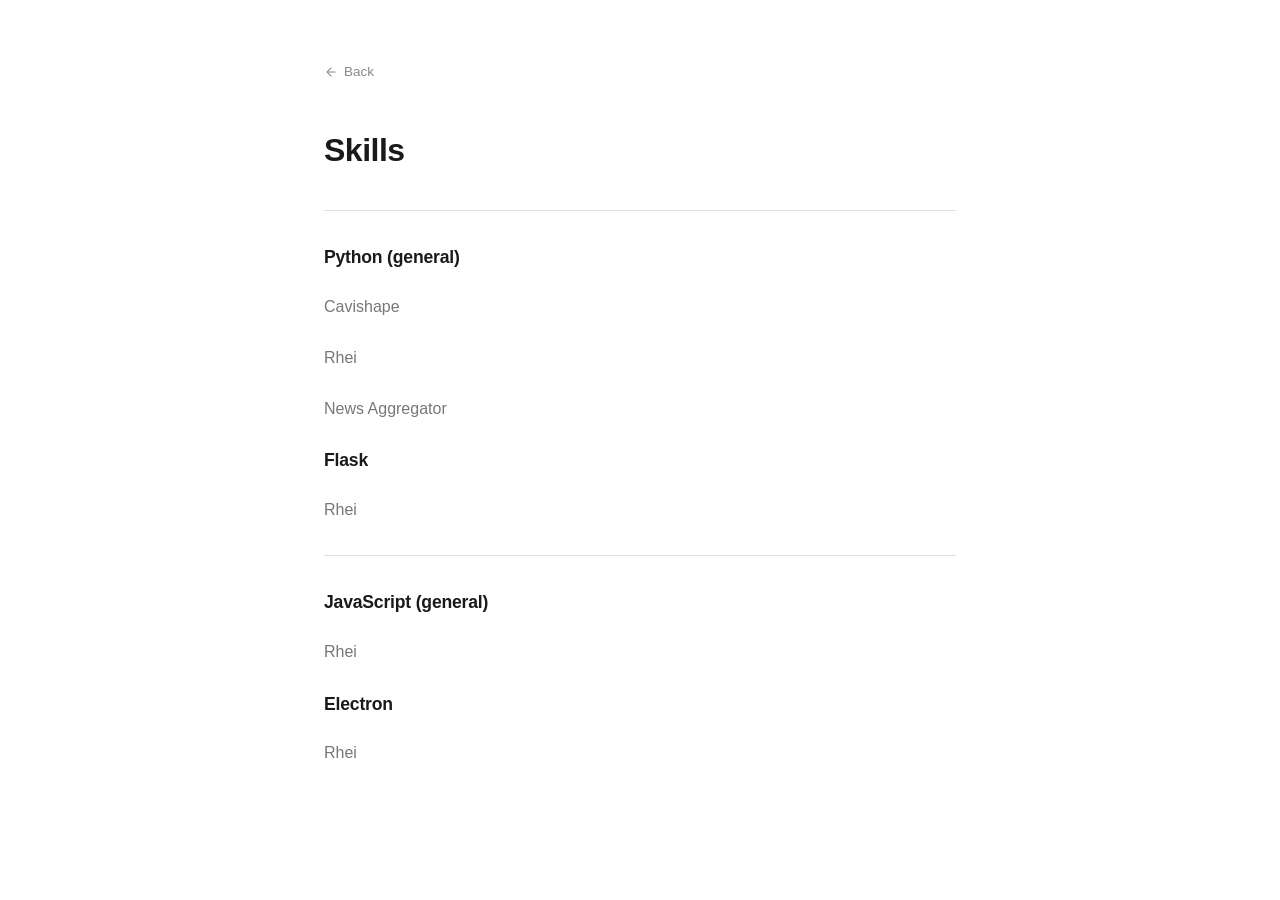
<file: skills.html>
<!DOCTYPE html>
<html lang="en">
<head>
  <meta charset="UTF-8" />
  <meta name="viewport" content="width=device-width, initial-scale=1.0" />
  <title>Skills – Egor Lvov</title>
  <link rel="stylesheet" href="styles.css" />
</head>
<body>

  <a href="index.html" class="back-link">
    <svg viewBox="0 0 24 24" fill="none" stroke="currentColor" stroke-width="1.8" stroke-linecap="round" stroke-linejoin="round" width="14" height="14">
      <path d="M19 12H5M12 19l-7-7 7-7"/>
    </svg>
    Back
  </a>

  <section class="skills-page-header">
    <h1>Skills</h1>
  </section>

  <hr />

  <!-- ── Python ── -->
  <section>
    <h2>Python (general)</h2>

    <div class="project">
      <h3><a href="https://github.com/GreenCurve/Cavishape" target="_blank" rel="noopener">Cavishape</a></h3>
    </div>

    <div class="project">
      <h3><a href="https://github.com/GreenCurve/Rhei" target="_blank" rel="noopener">Rhei</a></h3>
    </div>

    <div class="project">
      <h3><a href="https://github.com/GreenCurve/OOP-project" target="_blank" rel="noopener">News Aggregator</a></h3>
    </div>

  </section>

  <!-- ── Flask ── -->
  <section>
    <h2>Flask</h2>

    <div class="project">
      <h3><a href="https://github.com/GreenCurve/Rhei" target="_blank" rel="noopener">Rhei</a></h3>
    </div>

  </section>

  <hr />

  <!-- ── JavaScript ── -->
  <section>
    <h2>JavaScript (general)</h2>

    <div class="project">
      <h3><a href="https://github.com/GreenCurve/Rhei" target="_blank" rel="noopener">Rhei</a></h3>
    </div>

  </section>

    <!-- ── JavaScript ── -->
  <section>
    <h2>Electron </h2>

    <div class="project">
      <h3><a href="https://github.com/GreenCurve/Rhei" target="_blank" rel="noopener">Rhei</a></h3>
    </div>

  </section>

</body>
</html>
</file>
<file: styles.css>
* {
  margin: 0;
  padding: 0;
  box-sizing: border-box;
}

body {
  background: #ffffff;
  color: #1a1a1a;
  font-family: -apple-system, BlinkMacSystemFont, "Segoe UI", Helvetica, Arial, sans-serif;
  font-size: 16px;
  line-height: 1.7;
  max-width: 680px;
  margin: 0 auto;
  padding: 60px 24px 80px;
}

/* ── Header ── */
.header {
  display: flex;
  align-items: center;
  gap: 36px;
  margin-bottom: 20px;
}

.photo-wrap {
  flex-shrink: 0;
}

.photo-wrap img {
  width: 120px;
  height: 120px;
  border-radius: 50%;
  object-fit: cover;
  display: block;
}

.header-text h1 {
  font-size: 2rem;
  font-weight: 700;
  letter-spacing: -0.5px;
  line-height: 1.15;
  margin-bottom: 12px;
}

/* ── Contact buttons ── */
.contact-links {
  display: flex;
  flex-wrap: wrap;
  gap: 8px;
}

.contact-links a {
  display: inline-flex;
  align-items: center;
  gap: 6px;
  padding: 5px 14px;
  border: 1px solid #ccc;
  border-radius: 20px;
  font-size: 13.5px;
  color: #1a1a1a;
  text-decoration: none;
  transition: background 0.15s, border-color 0.15s;
}

.contact-links a:hover {
  background: #f2f2f2;
  border-color: #999;
}

.contact-links a svg {
  width: 15px;
  height: 15px;
  flex-shrink: 0;
}

/* ── Divider ── */
hr {
  border: none;
  border-top: 1px solid #e0e0e0;
  margin: 32px 0;
}

/* ── Section headings ── */
section {
  margin-bottom: 8px;
}

section h2 {
  font-size: 1.1rem;
  font-weight: 700;
  letter-spacing: -0.2px;
  color: #1a1a1a;
  margin-bottom: 20px;
}

/* ── Projects ── */
.project {
  margin-bottom: 24px;
}

.project h3 {
  font-size: 1rem;
  font-weight: 500;
  margin-bottom: 4px;
  color: #777;
}

.project h3 a {
  color: #777;
  text-decoration: none;
}

.project h3 a:hover {
  color: #1a1a1a;
  text-decoration: underline;
}

.project p {
  color: #555;
  font-size: 15px;
}

.private-badge {
  display: inline-block;
  font-size: 11px;
  font-weight: 500;
  padding: 1px 7px;
  border-radius: 10px;
  border: 1px solid #ddd;
  color: #aaa;
  vertical-align: middle;
  margin-left: 6px;
  text-transform: none;
  letter-spacing: 0;
}

/* ── Education ── */
.edu-entry {
  display: flex;
  gap: 24px;
  margin-bottom: 24px;
}

.edu-year {
  flex-shrink: 0;
  width: 110px;
  color: #999;
  font-size: 13.5px;
  padding-top: 3px;
}

.edu-body {
  font-size: 15px;
  color: #333;
}

.edu-title-row {
  display: flex;
  align-items: flex-start;
  gap: 12px;
}

.edu-logo {
  width: 32px;
  height: 32px;
  object-fit: contain;
  margin-top: 2px;
  flex-shrink: 0;
}

.edu-body strong a {
  color: #777;
  text-decoration: none;
}

.edu-body strong a:hover {
  color: #1a1a1a;
  text-decoration: underline;
}

/* ── Skills link on main page ── */
.skills-link {
  display: inline-flex;
  align-items: center;
  gap: 6px;
  font-size: 15px;
  font-weight: 500;
  color: #1a1a1a;
  text-decoration: none;
  border-bottom: 1px solid #ddd;
  padding-bottom: 2px;
  transition: border-color 0.15s, color 0.15s;
}

.skills-link:hover {
  color: #444;
  border-color: #999;
}

/* ── Skills page ── */
.back-link {
  display: inline-flex;
  align-items: center;
  gap: 6px;
  font-size: 13.5px;
  color: #888;
  text-decoration: none;
  margin-bottom: 40px;
  transition: color 0.15s;
}

.back-link:hover {
  color: #1a1a1a;
}

.skills-page-header {
  margin-bottom: 0;
}

.skills-page-header h1 {
  font-size: 2rem;
  font-weight: 700;
  letter-spacing: -0.5px;
}

.skill-description {
  color: #555;
  font-size: 15px;
  margin-bottom: 20px;
}

/* ── Email reveal ── */
.email-btn {
  display: inline-flex;
  align-items: center;
  gap: 6px;
  padding: 5px 14px;
  border: 1px solid #ccc;
  border-radius: 20px;
  font-size: 13.5px;
  color: #1a1a1a;
  background: none;
  cursor: pointer;
  font-family: inherit;
  transition: background 0.15s, border-color 0.15s;
}

.email-btn:hover {
  background: #f2f2f2;
  border-color: #999;
}

.email-btn svg {
  width: 15px;
  height: 15px;
  flex-shrink: 0;
}

.email-reveal {
  display: none;
  font-size: 13.5px;
  color: #555;
  padding: 5px 0;
  align-items: center;
}

.email-reveal.visible {
  display: inline-flex;
}

.project p.project-purpose {
  color: #999;
  font-size: 13.5px;
  margin-top: 3px;
}
</file>
<file: site_libs/quarto-html/tippy.css>
.tippy-box[data-animation=fade][data-state=hidden]{opacity:0}[data-tippy-root]{max-width:calc(100vw - 10px)}.tippy-box{position:relative;background-color:#333;color:#fff;border-radius:4px;font-size:14px;line-height:1.4;white-space:normal;outline:0;transition-property:transform,visibility,opacity}.tippy-box[data-placement^=top]>.tippy-arrow{bottom:0}.tippy-box[data-placement^=top]>.tippy-arrow:before{bottom:-7px;left:0;border-width:8px 8px 0;border-top-color:initial;transform-origin:center top}.tippy-box[data-placement^=bottom]>.tippy-arrow{top:0}.tippy-box[data-placement^=bottom]>.tippy-arrow:before{top:-7px;left:0;border-width:0 8px 8px;border-bottom-color:initial;transform-origin:center bottom}.tippy-box[data-placement^=left]>.tippy-arrow{right:0}.tippy-box[data-placement^=left]>.tippy-arrow:before{border-width:8px 0 8px 8px;border-left-color:initial;right:-7px;transform-origin:center left}.tippy-box[data-placement^=right]>.tippy-arrow{left:0}.tippy-box[data-placement^=right]>.tippy-arrow:before{left:-7px;border-width:8px 8px 8px 0;border-right-color:initial;transform-origin:center right}.tippy-box[data-inertia][data-state=visible]{transition-timing-function:cubic-bezier(.54,1.5,.38,1.11)}.tippy-arrow{width:16px;height:16px;color:#333}.tippy-arrow:before{content:"";position:absolute;border-color:transparent;border-style:solid}.tippy-content{position:relative;padding:5px 9px;z-index:1}
</file>
<file: site_libs/quarto-html/quarto-syntax-highlighting-7f8f88aac4f3542376d5c11b86a4c14d.css>
/* quarto syntax highlight colors */
:root {
  --quarto-hl-ot-color: #003B4F;
  --quarto-hl-at-color: #657422;
  --quarto-hl-ss-color: #20794D;
  --quarto-hl-an-color: #5E5E5E;
  --quarto-hl-fu-color: #4758AB;
  --quarto-hl-st-color: #20794D;
  --quarto-hl-cf-color: #003B4F;
  --quarto-hl-op-color: #5E5E5E;
  --quarto-hl-er-color: #AD0000;
  --quarto-hl-bn-color: #AD0000;
  --quarto-hl-al-color: #AD0000;
  --quarto-hl-va-color: #111111;
  --quarto-hl-bu-color: inherit;
  --quarto-hl-ex-color: inherit;
  --quarto-hl-pp-color: #AD0000;
  --quarto-hl-in-color: #5E5E5E;
  --quarto-hl-vs-color: #20794D;
  --quarto-hl-wa-color: #5E5E5E;
  --quarto-hl-do-color: #5E5E5E;
  --quarto-hl-im-color: #00769E;
  --quarto-hl-ch-color: #20794D;
  --quarto-hl-dt-color: #AD0000;
  --quarto-hl-fl-color: #AD0000;
  --quarto-hl-co-color: #5E5E5E;
  --quarto-hl-cv-color: #5E5E5E;
  --quarto-hl-cn-color: #8f5902;
  --quarto-hl-sc-color: #5E5E5E;
  --quarto-hl-dv-color: #AD0000;
  --quarto-hl-kw-color: #003B4F;
}

/* other quarto variables */
:root {
  --quarto-font-monospace: SFMono-Regular, Menlo, Monaco, Consolas, "Liberation Mono", "Courier New", monospace;
}

/* syntax highlight based on Pandoc's rules */
pre > code.sourceCode > span {
  color: #003B4F;
}

code.sourceCode > span {
  color: #003B4F;
}

div.sourceCode,
div.sourceCode pre.sourceCode {
  color: #003B4F;
}

/* Normal */
code span {
  color: #003B4F;
}

/* Alert */
code span.al {
  color: #AD0000;
  font-style: inherit;
}

/* Annotation */
code span.an {
  color: #5E5E5E;
  font-style: inherit;
}

/* Attribute */
code span.at {
  color: #657422;
  font-style: inherit;
}

/* BaseN */
code span.bn {
  color: #AD0000;
  font-style: inherit;
}

/* BuiltIn */
code span.bu {
  font-style: inherit;
}

/* ControlFlow */
code span.cf {
  color: #003B4F;
  font-weight: bold;
  font-style: inherit;
}

/* Char */
code span.ch {
  color: #20794D;
  font-style: inherit;
}

/* Constant */
code span.cn {
  color: #8f5902;
  font-style: inherit;
}

/* Comment */
code span.co {
  color: #5E5E5E;
  font-style: inherit;
}

/* CommentVar */
code span.cv {
  color: #5E5E5E;
  font-style: italic;
}

/* Documentation */
code span.do {
  color: #5E5E5E;
  font-style: italic;
}

/* DataType */
code span.dt {
  color: #AD0000;
  font-style: inherit;
}

/* DecVal */
code span.dv {
  color: #AD0000;
  font-style: inherit;
}

/* Error */
code span.er {
  color: #AD0000;
  font-style: inherit;
}

/* Extension */
code span.ex {
  font-style: inherit;
}

/* Float */
code span.fl {
  color: #AD0000;
  font-style: inherit;
}

/* Function */
code span.fu {
  color: #4758AB;
  font-style: inherit;
}

/* Import */
code span.im {
  color: #00769E;
  font-style: inherit;
}

/* Information */
code span.in {
  color: #5E5E5E;
  font-style: inherit;
}

/* Keyword */
code span.kw {
  color: #003B4F;
  font-weight: bold;
  font-style: inherit;
}

/* Operator */
code span.op {
  color: #5E5E5E;
  font-style: inherit;
}

/* Other */
code span.ot {
  color: #003B4F;
  font-style: inherit;
}

/* Preprocessor */
code span.pp {
  color: #AD0000;
  font-style: inherit;
}

/* SpecialChar */
code span.sc {
  color: #5E5E5E;
  font-style: inherit;
}

/* SpecialString */
code span.ss {
  color: #20794D;
  font-style: inherit;
}

/* String */
code span.st {
  color: #20794D;
  font-style: inherit;
}

/* Variable */
code span.va {
  color: #111111;
  font-style: inherit;
}

/* VerbatimString */
code span.vs {
  color: #20794D;
  font-style: inherit;
}

/* Warning */
code span.wa {
  color: #5E5E5E;
  font-style: italic;
}

.prevent-inlining {
  content: "</";
}

/*# sourceMappingURL=789ad8cd35626ba772517505b42a116e.css.map */
</file>
